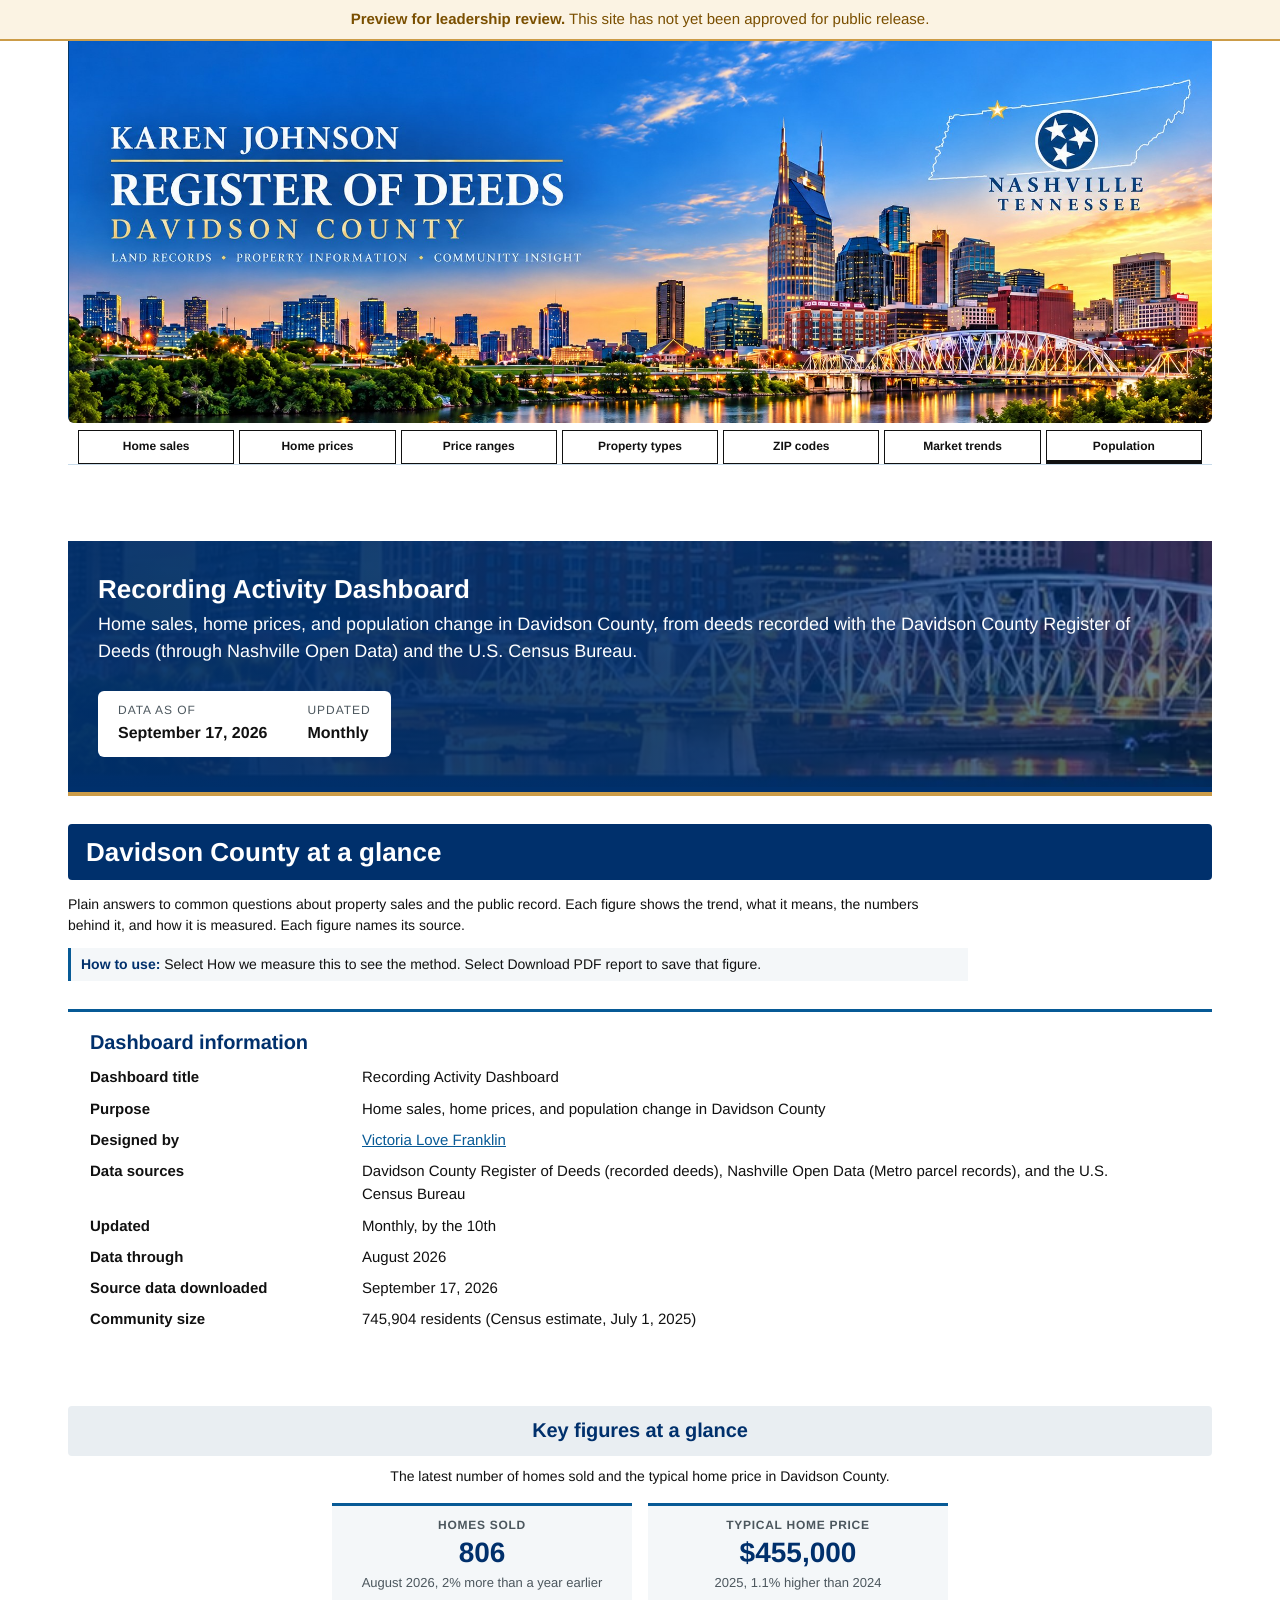
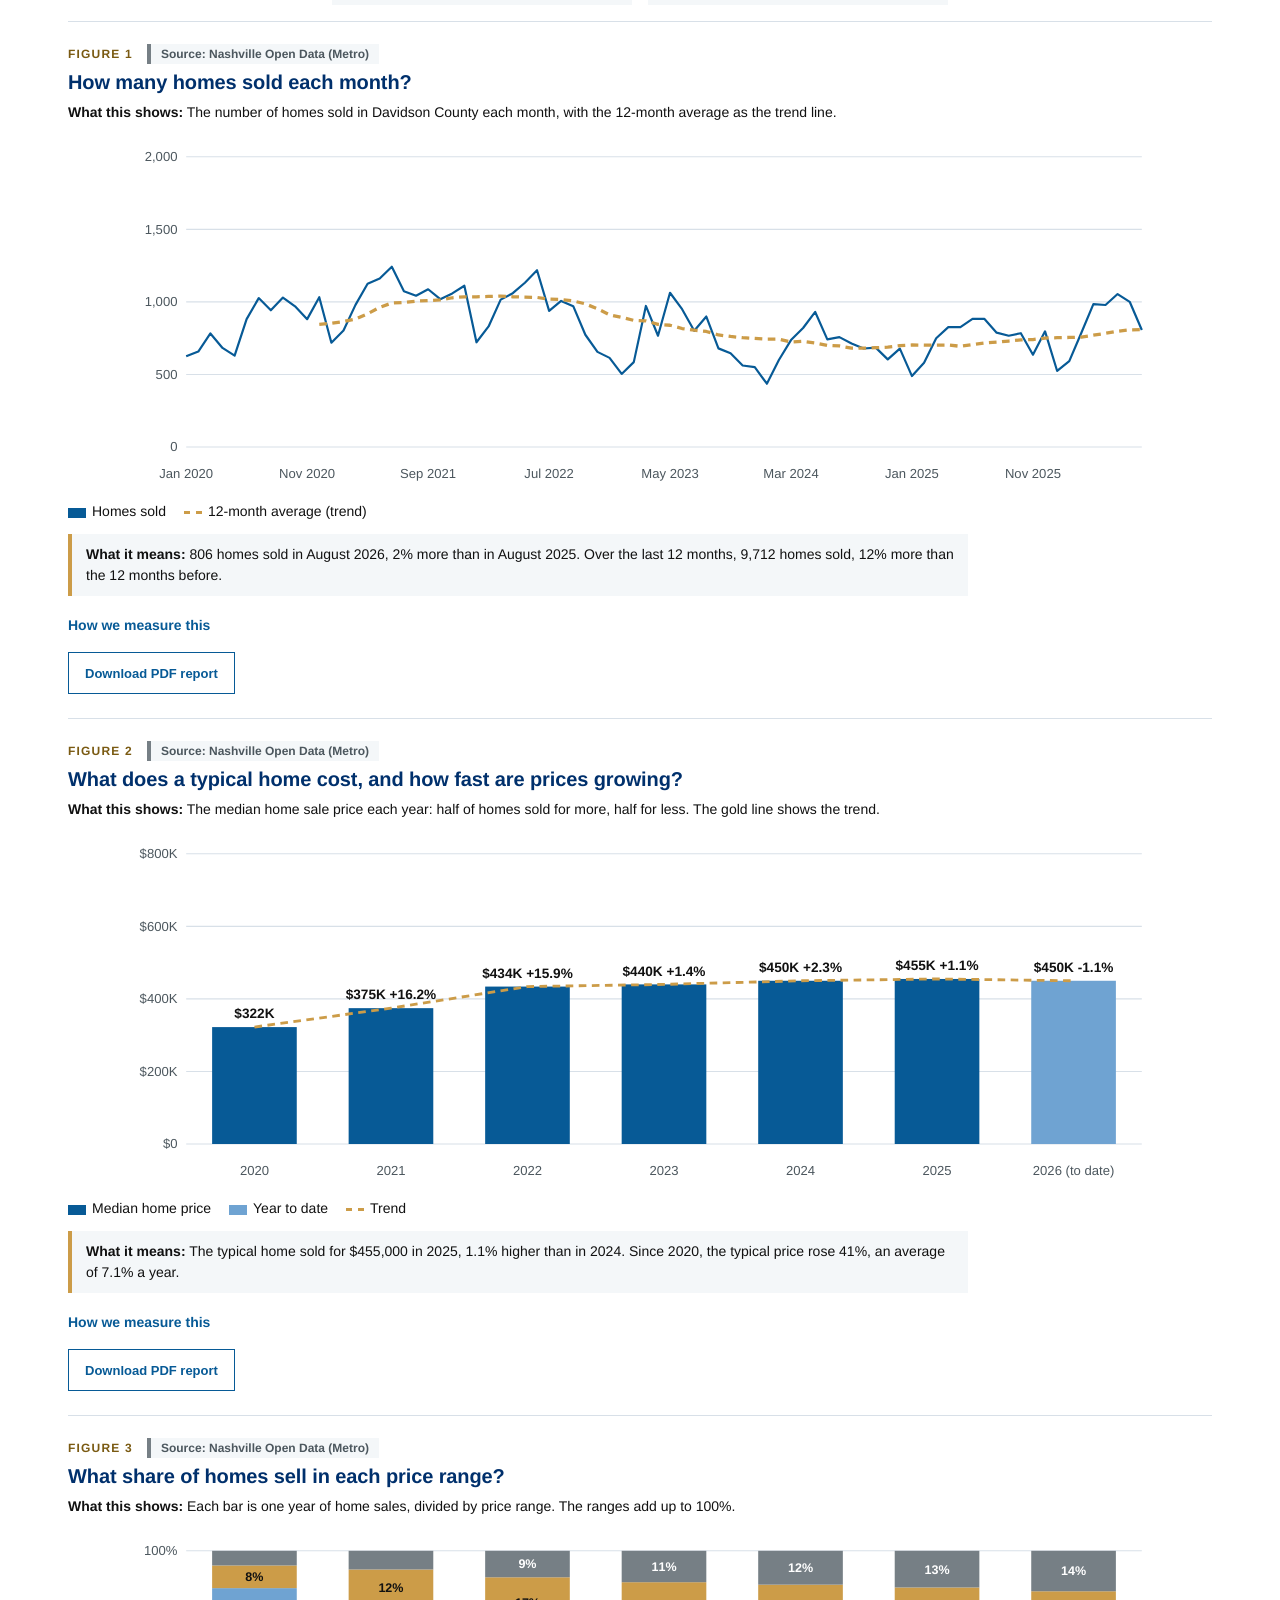
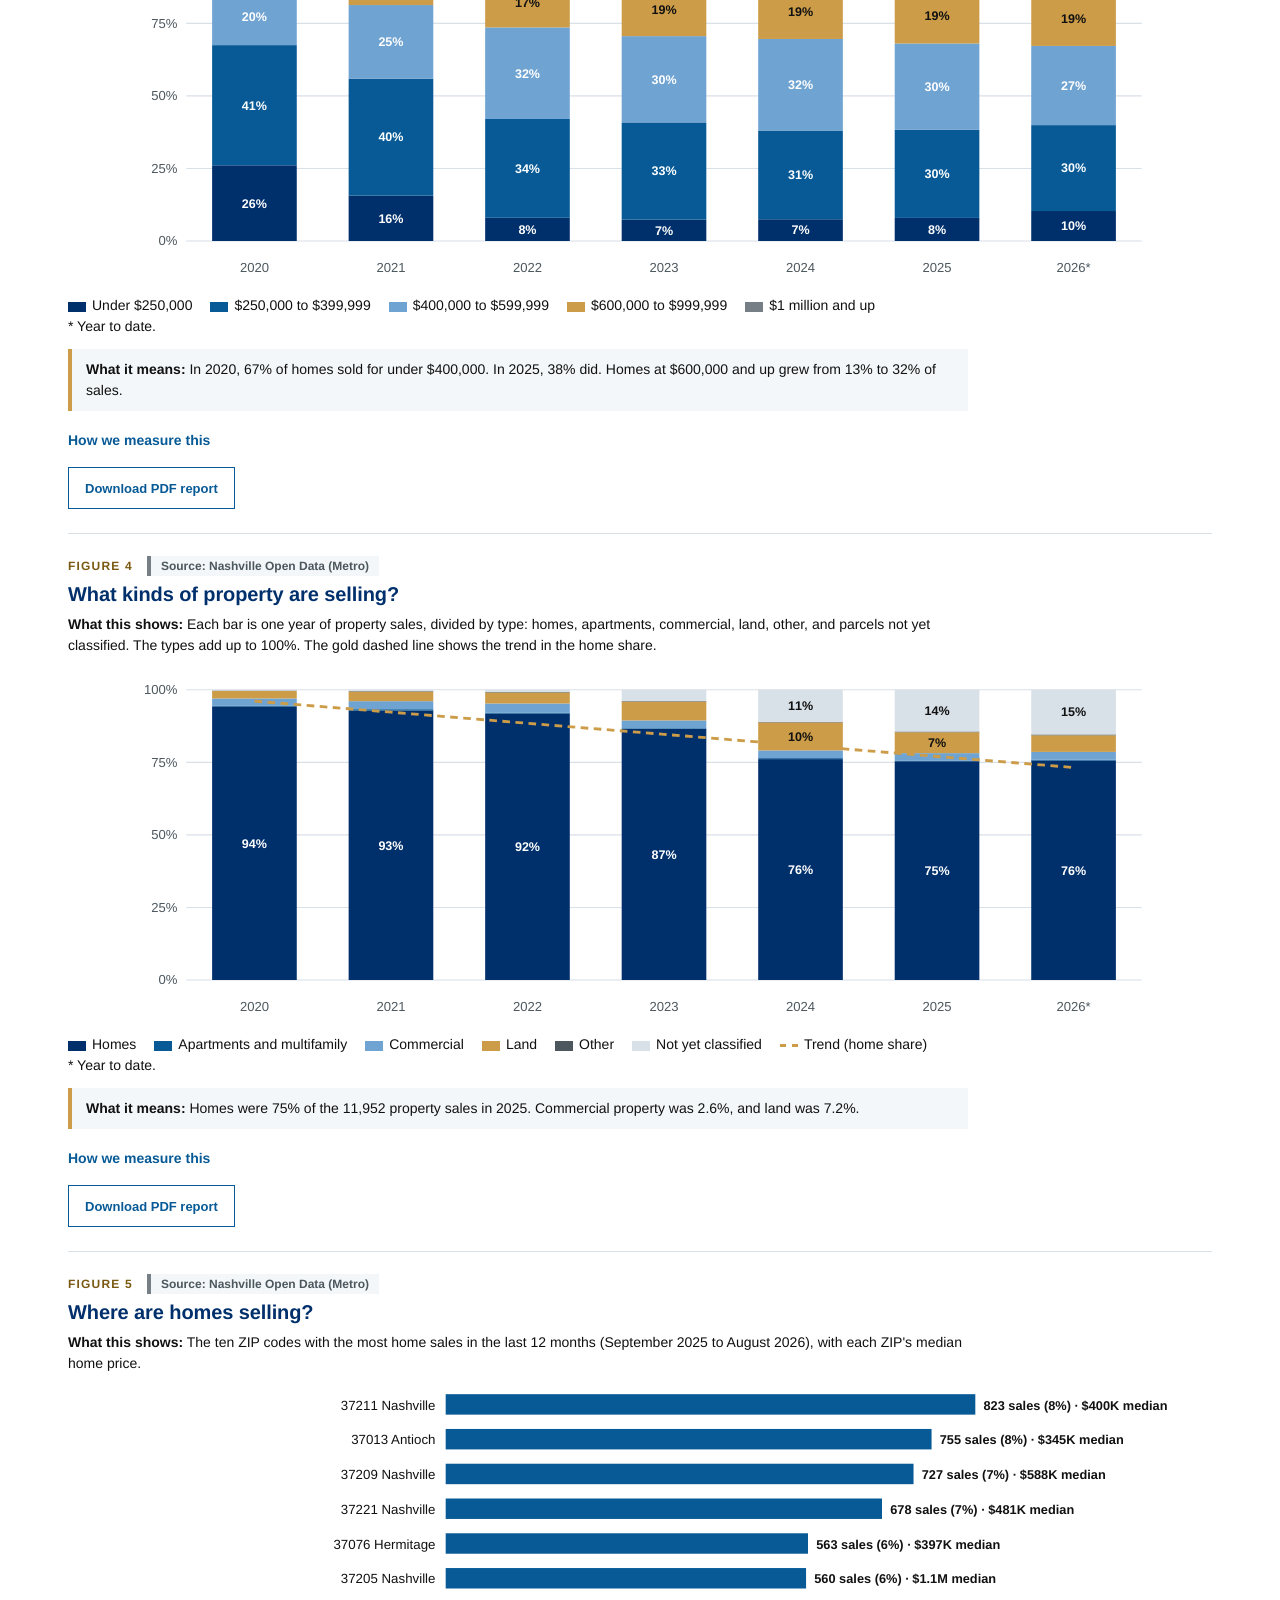
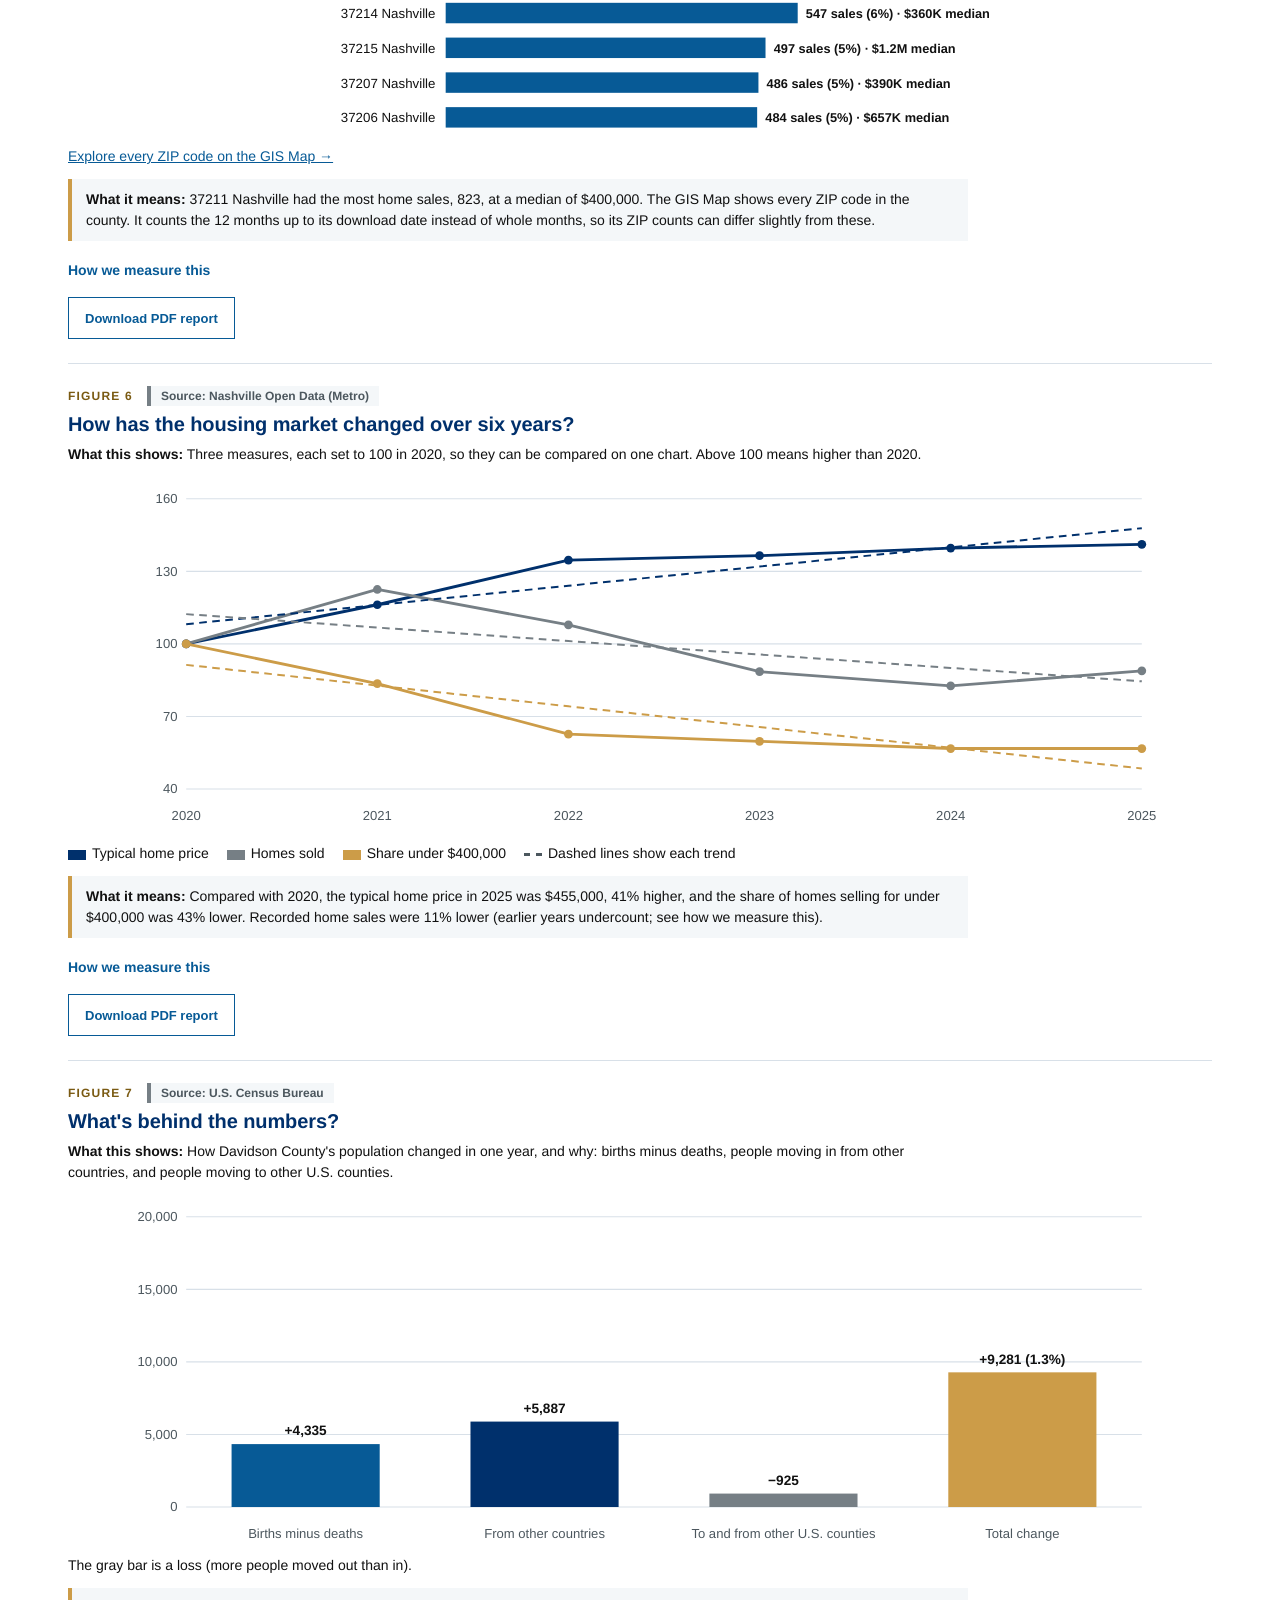
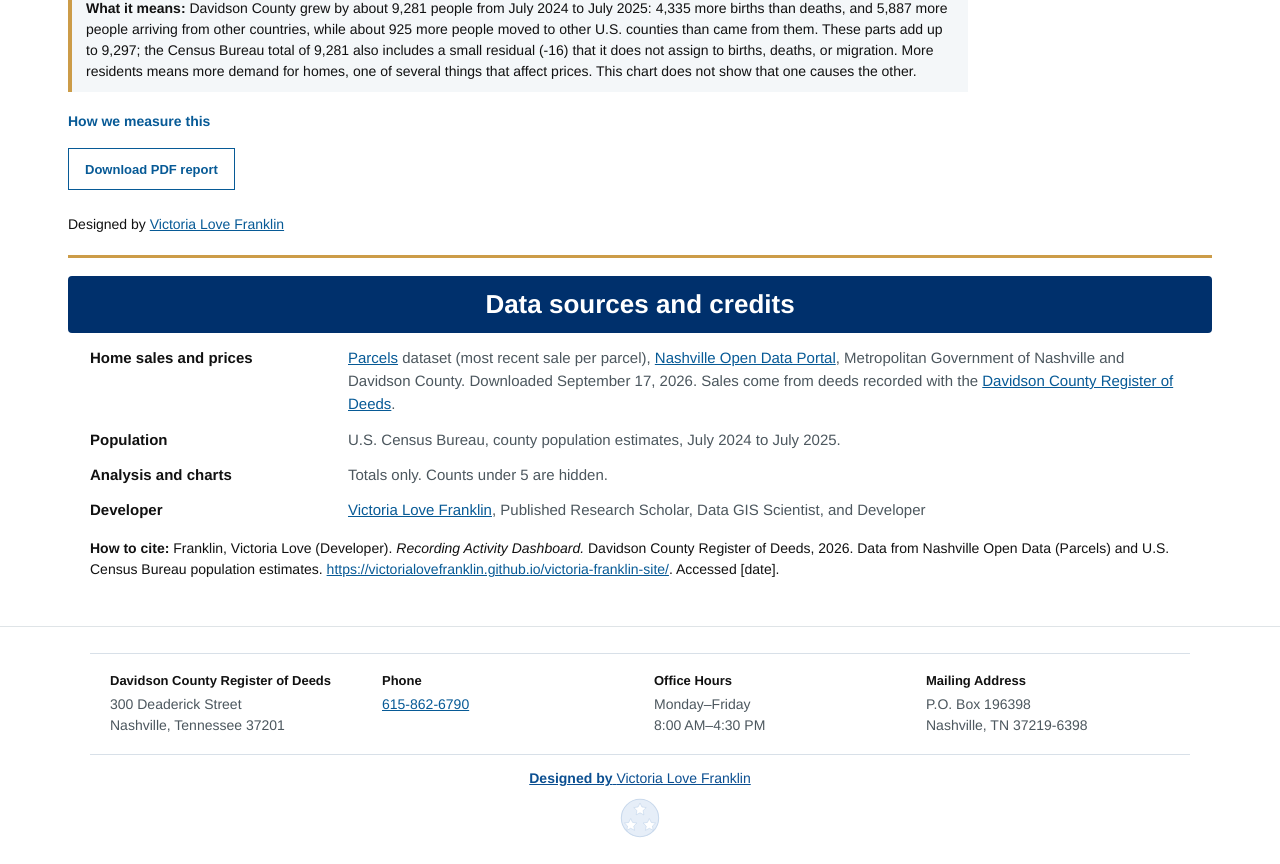
<file: index.html>
<!doctype html>
<html lang="en">
  <head>
    <meta charset="utf-8">
    <meta name="viewport" content="width=device-width,initial-scale=1">
    <title>Dashboard · Davidson County Register of Deeds</title>
    <meta name="description" content="Davidson County Register of Deeds: record documents, find and copy records, protect your property, book passport appointments, and download free data about property activity in Nashville.">
    <meta property="og:title" content="Davidson County Register of Deeds">
    <meta property="og:description" content="Davidson County Register of Deeds: record documents, find and copy records, protect your property, book passport appointments, and download free data about property activity in Nashville.">
    <meta property="og:type" content="website">
    <meta property="og:site_name" content="Davidson County Register of Deeds">
    <link rel="icon" href="data:image/svg+xml,%3Csvg xmlns='http://www.w3.org/2000/svg' viewBox='0 0 180 180'%3E%3Ccircle cx='90' cy='90' r='80' fill='%23075A96'/%3E%3Cg fill='%23fff'%3E%3Cpath d='M90 34l7.2 14.6 16.1 2.3-11.6 11.3 2.7 16-14.4-7.6-14.4 7.6 2.7-16-11.6-11.3 16.1-2.3z'/%3E%3Cpath d='M55 92l7.2 14.6 16.1 2.3-11.6 11.3 2.7 16-14.4-7.6-14.4 7.6 2.7-16-11.6-11.3 16.1-2.3z'/%3E%3Cpath d='M125 92l7.2 14.6 16.1 2.3-11.6 11.3 2.7 16-14.4-7.6-14.4 7.6 2.7-16-11.6-11.3 16.1-2.3z'/%3E%3C/g%3E%3C/svg%3E">
    <meta http-equiv="Content-Security-Policy" content="default-src 'self'; script-src 'self' 'unsafe-inline'; style-src 'self' 'unsafe-inline' https://fonts.googleapis.com; img-src 'self' data: blob:; font-src 'self' data: https://fonts.gstatic.com; media-src 'self' data:; connect-src 'self' https:; object-src 'none'; base-uri 'self'; form-action 'self' mailto:">
    <meta name="robots" content="noindex, nofollow" id="previewNoIndex">
    <link rel="preconnect" href="https://fonts.googleapis.com">
    <link rel="preconnect" href="https://fonts.gstatic.com" crossorigin>
    <link href="https://fonts.googleapis.com/css2?family=Public+Sans:wght@600;700;800&display=swap" rel="stylesheet">
    <link rel="stylesheet" href="css/portal.css">
    <link rel="stylesheet" href="css/dashboard-navigation.css?v=6">
  </head>
  <body id="top" data-page="dashboard" tabindex="-1">
<a class="skipLink" href="#mainContent">Skip to main content</a>
    <div class="previewBanner" id="previewBanner" role="region" aria-label="Preview notice"><strong>Preview for leadership review.</strong> This site has not yet been approved for public release.</div>
    <header class="v7Hero">
      <div class="heroArtwork" aria-label="Karen Johnson Register of Deeds Nashville header"></div>
      <span class="visually-hidden">Karen Johnson, Davidson County Register of Deeds, Nashville, Tennessee</span>
    </header>
    <nav class="figureTabs" aria-label="Jump to a figure">
      <ul>
        <li><a href="#fig-homeSales">Home sales</a></li>
        <li><a href="#fig-homeMedian">Home prices</a></li>
        <li><a href="#fig-priceRanges">Price ranges</a></li>
        <li><a href="#fig-propertyTypes">Property types</a></li>
        <li><a href="#fig-zips">ZIP codes</a></li>
        <li><a href="#fig-marketTrends">Market trends</a></li>
        <li><a href="#fig-population">Population</a></li>
      </ul>
    </nav>
    <main id="mainContent" tabindex="-1">
      <div id="dashboardView" class="portalView active">
        <section id="rodDash" class="rodDash" aria-labelledby="rodDashTitle">
          <header class="dHead">
            <h1 id="rodDashTitle">Recording Activity Dashboard</h1>
            <p class="dLead">Home sales, home prices, and population change in Davidson County, from deeds recorded with the Davidson County Register of Deeds (through Nashville Open Data) and the U.S. Census Bureau.</p>
            <dl class="dMeta">
              <div>
                <dt>Data as of</dt>
                <dd id="asOf">
                </dd>
              </div>
              <div>
                <dt>Updated</dt>
                <dd>Monthly</dd>
              </div>
            </dl>
          </header>
          <section class="dashFigures" id="dashFigures" aria-labelledby="dashFigH">
            <h2 id="dashFigH">Davidson County at a glance</h2>
            <p class="dfIntro">Plain answers to common questions about property sales and the public record. Each figure shows the trend, what it means, the numbers behind it, and how it is measured. Each figure names its source.</p>
            <p class="useHint"><span class="useHintLbl">How to use:</span> Select How we measure this to see the method. Select Download PDF report to save that&nbsp;figure.</p>
            <section class="dashAbout" id="dashAbout" aria-label="About this dashboard">
            </section>
            <h3 id="dFr-glance" class="dGlanceH">Key figures at a glance</h3>
            <p class="dGlanceLead">The latest number of homes sold and the typical home price in Davidson&nbsp;County.</p>
            <div class="dashGlance" id="dashGlance">
            </div>
            <noscript>JavaScript is required to display the dashboard figures.</noscript>
            <div id="dashFiguresBody">
            </div>
            <p class="dfCredit">Designed by <a href="https://victorialovefranklin.github.io/victoria-franklin-site/" target="_blank" rel="noopener">Victoria Love Franklin<span class="visually-hidden"> (opens in a new tab)</span></a></p>
          </section>
        </section>
        <section class="srcCredits" aria-label="Data sources and credits">
          <h2>Data sources and&nbsp;credits</h2>
          <dl>
            <div>
              <dt>Home sales and&nbsp;prices</dt>
              <dd><a href="https://data.nashville.gov/datasets/parcels-1/about" target="_blank" rel="noopener">Parcels<span class="visually-hidden"> (opens in a new tab)</span></a> dataset (most recent sale per parcel), <a href="https://www.nashville.gov/departments/government/open-data" target="_blank" rel="noopener">Nashville Open Data Portal<span class="visually-hidden"> (opens in a new tab)</span></a>, Metropolitan Government of Nashville and Davidson County. Downloaded September&nbsp;17,&nbsp;2026. Sales come from deeds recorded with the <a href="https://www.nashville.gov/departments/register-deeds" target="_blank" rel="noopener">Davidson County Register of Deeds<span class="visually-hidden"> (opens in a new tab)</span></a>.</dd>
            </div>
            <div>
              <dt>Population</dt>
              <dd>U.S. Census Bureau, county population estimates, July 2024 to July&nbsp;2025.</dd>
            </div>
            <div>
              <dt>Analysis and&nbsp;charts</dt>
              <dd>Totals only. Counts under 5 are&nbsp;hidden.</dd>
            </div>
            <div>
              <dt>Developer</dt>
              <dd><a href="https://victorialovefranklin.github.io/victoria-franklin-site/" target="_blank" rel="noopener">Victoria Love Franklin<span class="visually-hidden"> (opens in a new tab)</span></a>, Published Research Scholar, Data GIS Scientist, and&nbsp;Developer</dd>
            </div>
          </dl>
          <p class="srcCite"><strong>How to cite:</strong> Franklin, Victoria Love (Developer). <em>Recording Activity Dashboard.</em> Davidson County Register of Deeds, 2026. Data from Nashville Open Data (Parcels) and U.S. Census Bureau population estimates. <a href="https://victorialovefranklin.github.io/victoria-franklin-site/" target="_blank" rel="noopener">https://&#8203;victorialovefranklin.github.io/&#8203;victoria-franklin-site/<span class="visually-hidden"> (opens in a new tab)</span></a>. Accessed&nbsp;[date].</p>
        </section>
      </div>
    </main>
    <footer class="siteFooter">
      <div class="footContact" aria-label="Office contact">
        <div><strong>Davidson County Register of Deeds</strong><span>300 Deaderick Street<br>Nashville, Tennessee 37201</span>
        </div>
        <div><strong>Phone</strong><span><a href="tel:+16158626790">615-862-6790</a></span>
        </div>
        <div><strong>Office Hours</strong><span>Monday–Friday<br>8:00 AM–4:30 PM</span>
        </div>
        <div><strong>Mailing Address</strong><span>P.O. Box 196398<br>Nashville, TN 37219-6398</span>
        </div>
      </div>
      <p class="designerCredit"><a href="https://victorialovefranklin.github.io/victoria-franklin-site/" target="_blank" rel="noopener"><span class="dcLabel">Designed by</span> <span class="dcName">Victoria Love Franklin</span><span class="visually-hidden"> (opens in a new tab)</span></a>
      </p>
      <div class="footEmblem" aria-hidden="true"><svg viewBox="0 0 180 180" focusable="false">
        <circle cx="90" cy="90" r="70"/>
        <g>
          <path d="M90 34l7.2 14.6 16.1 2.3-11.6 11.3 2.7 16-14.4-7.6-14.4 7.6 2.7-16-11.6-11.3 16.1-2.3z"/>
          <path d="M55 92l7.2 14.6 16.1 2.3-11.6 11.3 2.7 16-14.4-7.6-14.4 7.6 2.7-16-11.6-11.3 16.1-2.3z"/>
          <path d="M125 92l7.2 14.6 16.1 2.3-11.6 11.3 2.7 16-14.4-7.6-14.4 7.6 2.7-16-11.6-11.3 16.1-2.3z"/>
        </g></svg>
      </div>
    </footer>
    <a class="backToTop" href="#top">Back to top ↑</a>

<script src="js/data/dashboard-data.js"></script>
<script src="js/data/sales-data.js"></script>
<script src="js/data-blocks.js"></script>
<script src="js/exports-and-tables.js?v=2"></script>
<script src="js/dashboard-figures.js?v=13"></script>
<script src="js/dashboard-navigation.js"></script>
  </body>
</html>
</file>
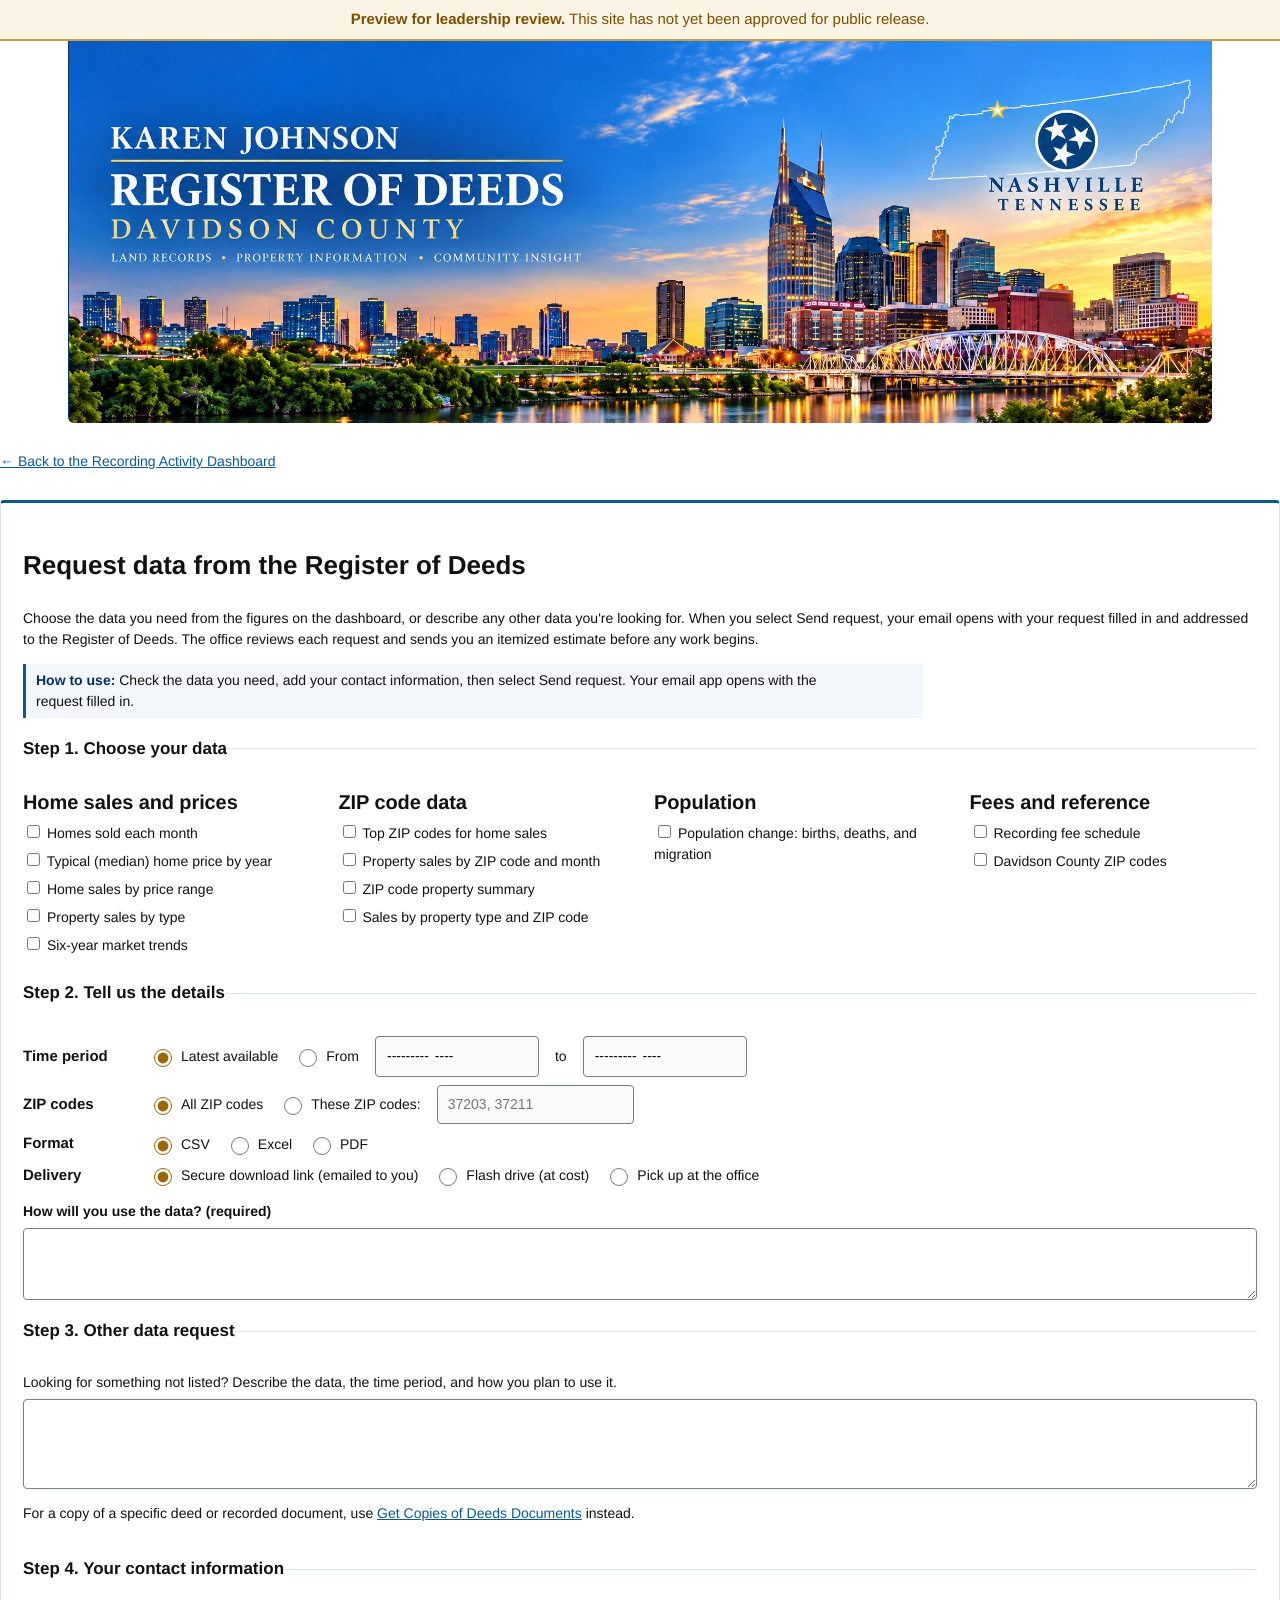
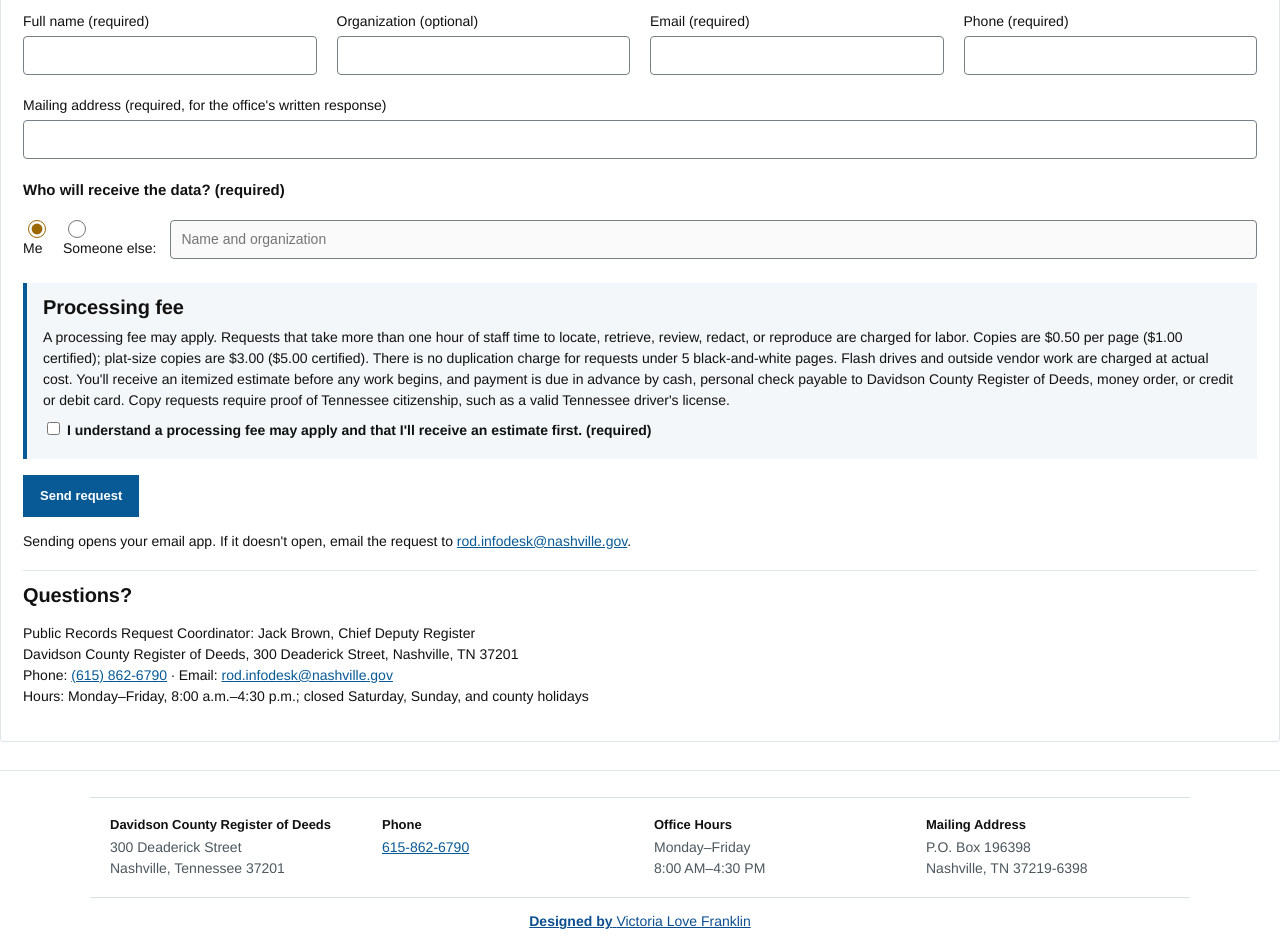
<file: request-data.html>
<!doctype html>
<html lang="en">
  <head>
    <meta charset="utf-8">
    <meta name="viewport" content="width=device-width,initial-scale=1">
    <title>Request data · Davidson County Register of Deeds</title>
    <meta name="description" content="Request data from the Davidson County Register of Deeds by email.">
    <link rel="icon" href="data:image/svg+xml,%3Csvg xmlns='http://www.w3.org/2000/svg' viewBox='0 0 180 180'%3E%3Ccircle cx='90' cy='90' r='80' fill='%23075A96'/%3E%3Cg fill='%23fff'%3E%3Cpath d='M90 34l7.2 14.6 16.1 2.3-11.6 11.3 2.7 16-14.4-7.6-14.4 7.6 2.7-16-11.6-11.3 16.1-2.3z'/%3E%3Cpath d='M55 92l7.2 14.6 16.1 2.3-11.6 11.3 2.7 16-14.4-7.6-14.4 7.6 2.7-16-11.6-11.3 16.1-2.3z'/%3E%3Cpath d='M125 92l7.2 14.6 16.1 2.3-11.6 11.3 2.7 16-14.4-7.6-14.4 7.6 2.7-16-11.6-11.3 16.1-2.3z'/%3E%3C/g%3E%3C/svg%3E">
    <meta http-equiv="Content-Security-Policy" content="default-src 'self'; script-src 'self' 'unsafe-inline'; style-src 'self' 'unsafe-inline' https://fonts.googleapis.com; img-src 'self' data: blob:; font-src 'self' data: https://fonts.gstatic.com; media-src 'self' data:; connect-src 'self' https:; object-src 'none'; base-uri 'self'; form-action 'self' mailto:">
    <meta name="robots" content="noindex, nofollow" id="previewNoIndex">
    <link rel="preconnect" href="https://fonts.googleapis.com">
    <link rel="preconnect" href="https://fonts.gstatic.com" crossorigin>
    <link href="https://fonts.googleapis.com/css2?family=Public+Sans:wght@600;700;800&display=swap" rel="stylesheet">
    <link rel="stylesheet" href="css/portal.css">
    <link rel="stylesheet" href="css/dashboard-navigation.css?v=5">
  </head>
  <body id="top" data-page="request" tabindex="-1">
<a class="skipLink" href="#mainContent">Skip to main content</a>
    <div class="previewBanner" id="previewBanner" role="region" aria-label="Preview notice"><strong>Preview for leadership review.</strong> This site has not yet been approved for public release.</div>
    <header class="v7Hero">
      <div class="heroArtwork" aria-label="Karen Johnson Register of Deeds Nashville header"></div>
      <span class="visually-hidden">Karen Johnson, Davidson County Register of Deeds, Nashville, Tennessee</span>
    </header>
    <main id="mainContent" tabindex="-1">
      <div id="dashboardView" class="portalView active">
        <section class="dReqPage" aria-labelledby="dReqH">
          <p class="dReqBack"><a href="index.html">← Back to the Recording Activity Dashboard</a></p>
          <section class="dReqPanel" aria-labelledby="dReqH">
            <h1 id="dReqH">Request data from the Register of Deeds</h1>
            <p>Choose the data you need from the figures on the dashboard, or describe any other data you're looking for. When you select Send request, your email opens with your request filled in and addressed to the Register of Deeds. The office reviews each request and sends you an itemized estimate before any work begins.</p>
            <p class="useHint"><span class="useHintLbl">How to use:</span> Check the data you need, add your contact information, then select Send request. Your email app opens with the request filled&nbsp;in.</p>
            <form id="dReqForm" novalidate>
              <fieldset>
                <legend>Step 1. Choose your data</legend>
                <div class="dReqGroups">
                  <div>
                    <h3>Home sales and prices</h3>
                    <label><input type="checkbox" name="data" value="Homes sold each month"> Homes sold each month</label>
                    <label><input type="checkbox" name="data" value="Typical (median) home price by year"> Typical (median) home price by year</label>
                    <label><input type="checkbox" name="data" value="Home sales by price range"> Home sales by price range</label>
                    <label><input type="checkbox" name="data" value="Property sales by type"> Property sales by type</label>
                    <label><input type="checkbox" name="data" value="Six-year market trends"> Six-year market trends</label>
                  </div>
                  <div>
                    <h3>ZIP code data</h3>
                    <label><input type="checkbox" name="data" value="Top ZIP codes for home sales"> Top ZIP codes for home sales</label>
                    <label><input type="checkbox" name="data" value="Property sales by ZIP code and month"> Property sales by ZIP code and month</label>
                    <label><input type="checkbox" name="data" value="ZIP code property summary"> ZIP code property summary</label>
                    <label><input type="checkbox" name="data" value="Sales by property type and ZIP code"> Sales by property type and ZIP code</label>
                  </div>
                  <div>
                    <h3>Population</h3>
                    <label><input type="checkbox" name="data" value="Population change: births, deaths, and migration"> Population change: births, deaths, and migration</label>
                  </div>
                  <div>
                    <h3>Fees and reference</h3>
                    <label><input type="checkbox" name="data" value="Recording fee schedule"> Recording fee schedule</label>
                    <label><input type="checkbox" name="data" value="Davidson County ZIP codes"> Davidson County ZIP codes</label>
                  </div>
                </div>
              </fieldset>
              <fieldset>
                <legend>Step 2. Tell us the details</legend>
                <div class="dReqRow"><span class="dReqLbl">Time period</span>
                  <label><input type="radio" name="period" value="latest" checked> Latest available</label>
                  <label><input type="radio" name="period" value="range"> From</label> <input type="month" name="from" aria-label="From month" disabled> <label for="dReqTo">to</label> <input type="month" id="dReqTo" name="to" aria-label="To month" disabled>
                </div>
                <div class="dReqRow"><span class="dReqLbl">ZIP codes</span>
                  <label><input type="radio" name="zipScope" value="all" checked> All ZIP codes</label>
                  <label><input type="radio" name="zipScope" value="list"> These ZIP codes:</label> <input type="text" name="zipList" aria-label="ZIP codes" placeholder="37203, 37211" disabled>
                </div>
                <div class="dReqRow"><span class="dReqLbl">Format</span>
                  <label><input type="radio" name="format" value="CSV" checked> CSV</label><label><input type="radio" name="format" value="Excel"> Excel</label><label><input type="radio" name="format" value="PDF"> PDF</label>
                </div>
                <div class="dReqRow"><span class="dReqLbl">Delivery</span>
                  <label><input type="radio" name="delivery" value="Secure download link (emailed to you)" checked> Secure download link (emailed to you)</label><label><input type="radio" name="delivery" value="Flash drive (at cost)"> Flash drive (at cost)</label><label><input type="radio" name="delivery" value="Pick up at the office"> Pick up at the office</label>
                </div>
                <label for="dReqPurpose" class="dReqUseLbl">How will you use the data? (required)</label>
                <textarea id="dReqPurpose" name="purpose" rows="3" required></textarea>
              </fieldset>
              <fieldset>
                <legend>Step 3. Other data request</legend>
                <label for="dReqOther">Looking for something not listed? Describe the data, the time period, and how you plan to use it.</label>
                <textarea id="dReqOther" name="other" rows="4"></textarea>
                <p class="pNote">For a copy of a specific deed or recorded document, use <a href="https://www.nashville.gov/departments/register-deeds/services/get-copies-deeds-documents" target="_blank" rel="noopener">Get Copies of Deeds Documents<span class="visually-hidden"> (opens in a new tab)</span></a> instead.</p>
              </fieldset>
              <fieldset>
                <legend>Step 4. Your contact information</legend>
                <div class="dReqFields">
                  <label>Full name (required)<input type="text" name="name" autocomplete="name" required></label>
                  <label>Organization (optional)<input type="text" name="org" autocomplete="organization"></label>
                  <label>Email (required)<input type="email" name="email" autocomplete="email" required></label>
                  <label>Phone (required)<input type="tel" name="phone" autocomplete="tel" required></label>
                  <label class="dReqWide">Mailing address (required, for the office's written response)<input type="text" name="address" autocomplete="street-address" required></label>
                  <div class="dReqWide dReqRecip"><span class="dReqLbl">Who will receive the data? (required)</span>
                    <label><input type="radio" name="recipScope" value="me" checked> Me</label>
                    <label><input type="radio" name="recipScope" value="other"> Someone else:</label> <input type="text" name="recipient" aria-label="Recipient name and organization" placeholder="Name and organization" disabled>
                  </div>
                </div>
              </fieldset>
              <div class="dReqFee">
                <h3>Processing fee</h3>
                <p>A processing fee may apply. Requests that take more than one hour of staff time to locate, retrieve, review, redact, or reproduce are charged for labor. Copies are $0.50 per page ($1.00 certified); plat-size copies are $3.00 ($5.00 certified). There is no duplication charge for requests under 5 black-and-white pages. Flash drives and outside vendor work are charged at actual cost. You'll receive an itemized estimate before any work begins, and payment is due in advance by cash, personal check payable to Davidson County Register of Deeds, money order, or credit or debit card. Copy requests require proof of Tennessee citizenship, such as a valid Tennessee driver's license.</p>
                <label class="dReqAck"><input type="checkbox" name="fee" required> I understand a processing fee may apply and that I'll receive an estimate first. (required)</label>
              </div>
              <div class="dReqActions"><button type="submit" class="dfBtn dfBtnMain">Send request</button></div>
              <p class="pNote">Sending opens your email app. If it doesn't open, email the request to <a href="mailto:rod.infodesk@nashville.gov">rod.infodesk@nashville.gov</a>.</p>
              <div class="dReqMsg" id="dReqMsg" tabindex="-1" role="status" aria-live="polite"></div>
            </form>
            <div class="dReqContact">
              <h3>Questions?</h3>
              <p>Public Records Request Coordinator: Jack Brown, Chief Deputy Register<br>Davidson County Register of Deeds, 300 Deaderick Street, Nashville, TN 37201<br>Phone: <a href="tel:+16158626790">(615) 862-6790</a> · Email: <a href="mailto:rod.infodesk@nashville.gov">rod.infodesk@nashville.gov</a><br>Hours: Monday–Friday, 8:00 a.m.–4:30 p.m.; closed Saturday, Sunday, and county holidays</p>
            </div>
          </section>
        </section>
      </div>
    </main>
    <footer class="siteFooter">
      <div class="footContact" aria-label="Office contact">
        <div><strong>Davidson County Register of Deeds</strong><span>300 Deaderick Street<br>Nashville, Tennessee 37201</span>
        </div>
        <div><strong>Phone</strong><span><a href="tel:+16158626790">615-862-6790</a></span>
        </div>
        <div><strong>Office Hours</strong><span>Monday–Friday<br>8:00 AM–4:30 PM</span>
        </div>
        <div><strong>Mailing Address</strong><span>P.O. Box 196398<br>Nashville, TN 37219-6398</span>
        </div>
      </div>
      <p class="designerCredit"><a href="https://victorialovefranklin.github.io/victoria-franklin-site/" target="_blank" rel="noopener"><span class="dcLabel">Designed by</span> <span class="dcName">Victoria Love Franklin</span><span class="visually-hidden"> (opens in a new tab)</span></a>
      </p>
    </footer>
    <a class="backToTop" href="#top">Back to top ↑</a>

<script src="js/request-data.js?v=2"></script>
  </body>
</html>
</file>
